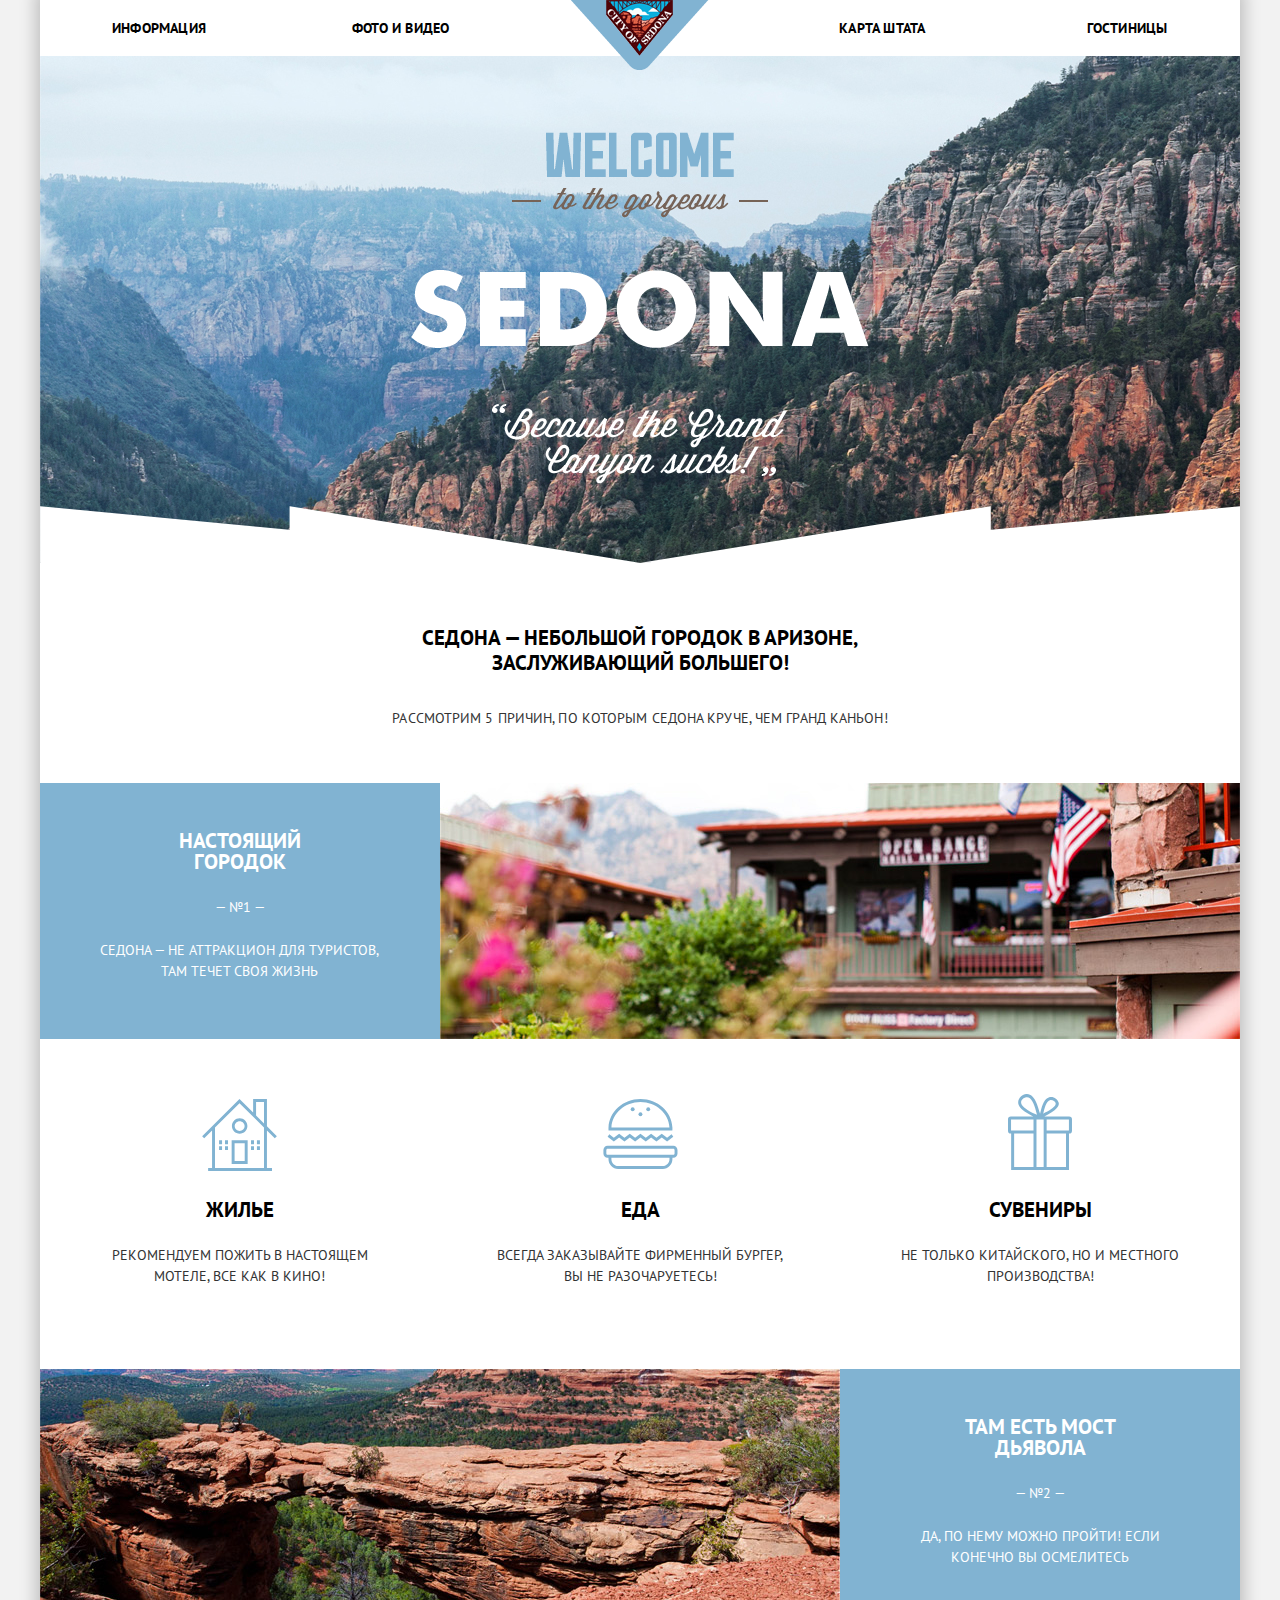
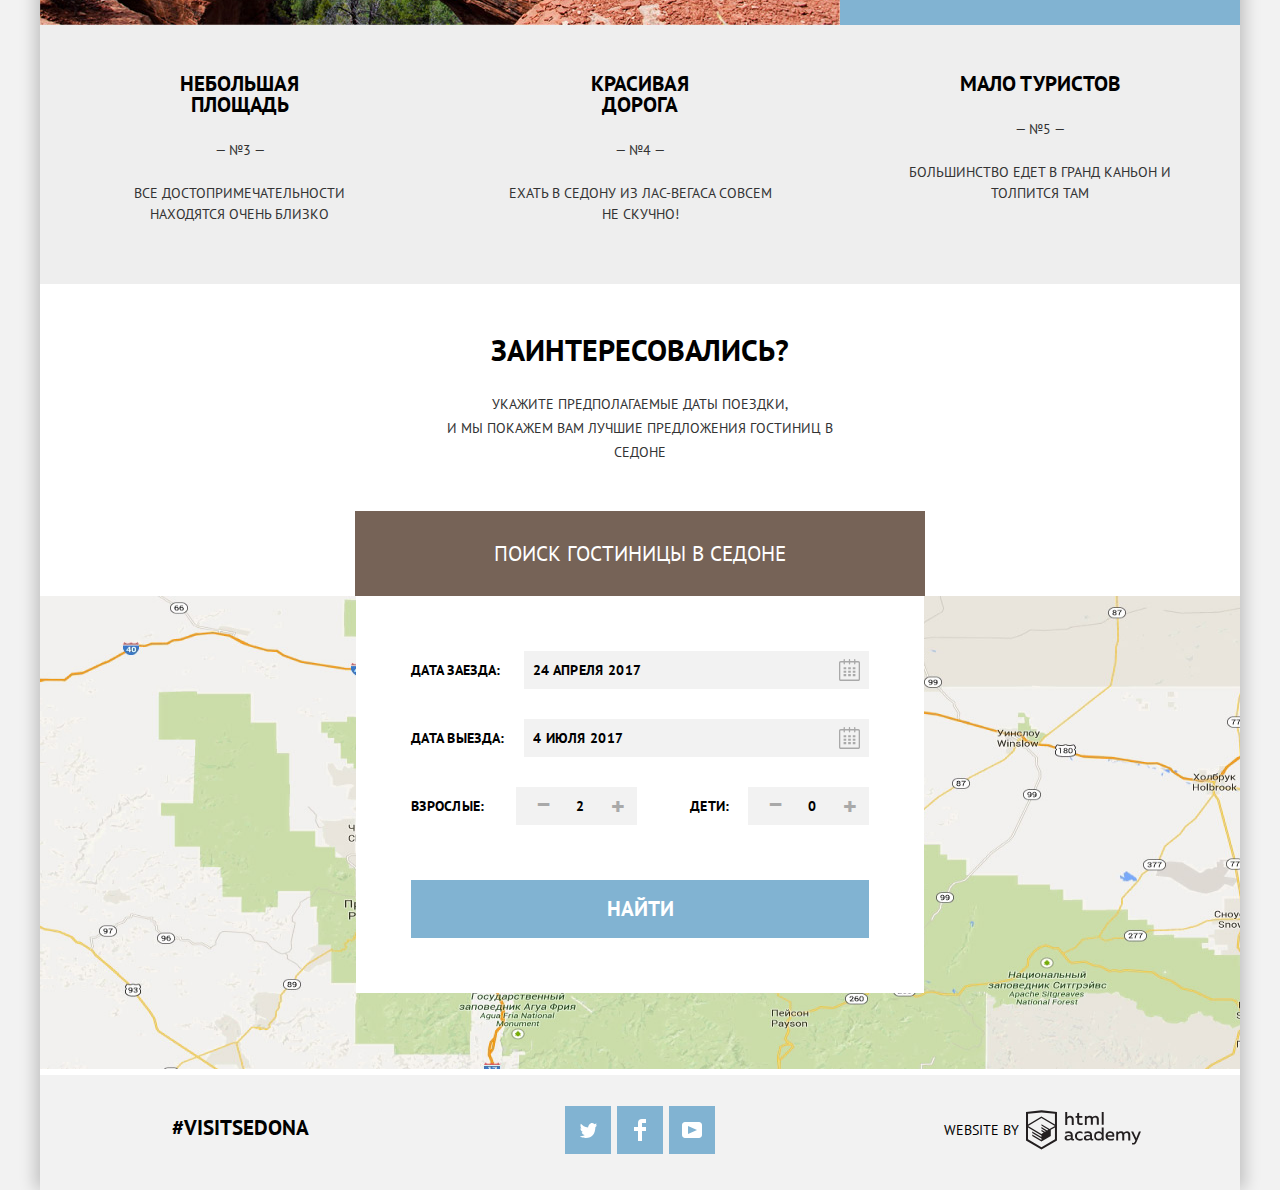
<file: index.html>
<!DOCTYPE html>
<html lang="ru">
  <head>
    <meta charset="utf-8">
    <link href="css/normalize.css" rel="stylesheet">
    <link href="https://fonts.googleapis.com/css?family=PT+Sans:400,700&amp;subset=cyrillic" rel="stylesheet">
    <link href="css/style-min.css" rel="stylesheet">
    <title>Седона</title>
  </head>
  <body>
    <div class="main-container">
      <header class="main-header">
        <nav class="main-header__nav">
          <ul class="nav__list">
            <li><a class="nav__list-link" href="#"><span class="visually-hidden">Информация</span>Информация</a></li>
            <li><a class="nav__list-link" href="#"><span class="visually-hidden">Фото и видео</span>Фото и видео</a></li>
            <li><a class="nav__list-link" href="#"><span class="visually-hidden">Карта штата</span>Карта штата</a></li>
            <li><a class="nav__list-link" href="catalog.html"><span class="visually-hidden">Гостиницы</span>Гостиницы</a></li>
          </ul>

          <a class="main-header__logo">
            <img src="img/logo.png" width="138" height="70" alt="City of Sedona">
          </a>
        </nav>
      </header>

      <main class="main-page">
        <section class="main-page__header-img">
          <img src="img/welcome.png" width="458" height="352" alt="welcome">
        </section>
        <div class="main-page__wrapper">
          <section class="main-page__header">
            <h2 class="header__title">Седона &mdash; небольшой городок в Аризоне, заслуживающий большего!</h2>
            <p class="header__discription">Рассмотрим 5 причин, по которым Седона круче, чем Гранд Каньон!</p>
          </section>
        </div>

        <section class="main-page__advantages">
          <h2 class="visually-hidden">Преимущества Седоны</h2>
          <ul class="advantages-list">
            <li class="advantage-item advantage-item__one">
              <div class="advantage-item__wrapper">
                <h3>Настоящий городок</h3>
                <span class="advantage-item__number-blue">— №1 —</span>
                <p>Седона — не аттракцион для туристов, там течет своя жизнь</p>
              </div>
              <div class="advantage-img__wrapper">
                <img src="img/realtown.jpg" width="800" height="256" alt="realtown">
              </div>
            </li>
            <li class="advantage-item">
              <ul class="advantage-advice">
                <li class="advantage-item advantage-item__home">
                  <img src="img/icon-1.svg" width="75" height="72" alt="home">
                  <h3>Жилье</h3>
                  <p>Рекомендуем пожить в настоящем мотеле, все как в кино!</p>
                </li>
                <li class="advantage-item advantage-item__food">
                  <img src="img/icon-3.svg" width="75" height="72" alt="food">
                  <h3>Еда</h3>
                  <p>Всегда заказывайте фирменный бургер, вы не разочаруетесь!</p>
                </li>
                <li class="advantage-item advantage-item__souvenirs">
                  <img src="img/icon-2.svg" width="75" height="72" alt="souvenirs">
                  <h3>Сувениры</h3>
                  <p>Не только китайского, но и местного производства!</p>
                </li>
              </ul>
            </li>
            <li class="advantage-item advantage-item__two">
              <div class="advantage-img__wrapper advantage-img__wrapper-left">
                <img src="img/devilbridge.jpg" width="800" height="256" alt="devilbridge">
              </div> 
              <div class="advantage-item__wrapper">
                <h3>Там есть мост Дьявола</h3>
                <span class="advantage-item__number-blue">— №2 —</span>
                <p>Да, по нему можно пройти! Если конечно вы осмелитесь</p>
              </div>
            </li>
            <li class="advantage-item advantage-item__next-numbers">
              <h3>Небольшая площадь</h3>
              <span class="advantage-item__number">— №3 —</span>
              <p>Все достопримеча&shy;тельности находятся очень близко</p>
            </li>
            <li class="advantage-item advantage-item__next-numbers">
              <h3>Красивая дорога</h3>
              <span class="advantage-item__number">— №4 —</span>
              <p>Ехать в Седону из Лас-Вегаса совсем не скучно!</p>
            </li>
            <li class="advantage-item advantage-item__next-numbers">
              <h3>Мало туристов</h3>
              <span class="advantage-item__number">— №5 —</span>
              <p>Большинство едет в Гранд Каньон и толпится там</p>
            </li>
          </ul>
        </section>

        <section class="main-page__find-hotels">
          <div class="find-hotels__wrapper">
            <h2 class="find-hotels__title">Заинтересовались?</h2>
            <p class="find-hotels__description">Укажите предполагаемые даты поездки, <br>и мы покажем Вам лучшие предложения гостиниц в Седоне</p>
            <button class="find-hotels__button"><span class="visually-hidden">Поиск гостиницы в седоне</span>поиск гостиницы в седоне</button>
          </div>

          <section class="popup">
            <form class="popup__form" action="https://echo.htmlacademy.ru" method="get">
              <div class="popup__group">
                <label class="popup__label" for="arrival">Дата заезда:</label>
                <input class="date__field" type="text" name="Дата заезда" id="arrival" placeholder="24 апреля 2017">
                <button class="calendar" type="button"><span class="visually-hidden">Календарь</span>
                  <svg xmlns="http://www.w3.org/2000/svg" width="21" height="22" viewBox="0 0 21 22"><path d="M19.251 2.025h-2.845V.648c0-.381-.294-.689-.656-.689-.363 0-.656.308-.656.689v1.377h-3.938V.648c0-.381-.294-.689-.655-.689-.363 0-.657.308-.657.689v1.377H5.906V.648c0-.381-.294-.689-.656-.689-.363 0-.657.308-.657.689v1.377H1.75C.784 2.025 0 2.847 0 3.862v16.302C0 21.179.784 22 1.75 22h17.501c.966 0 1.749-.821 1.749-1.836V3.862c0-1.015-.783-1.837-1.749-1.837zm.437 18.139a.448.448 0 0 1-.437.459H1.75a.45.45 0 0 1-.438-.459V3.862a.45.45 0 0 1 .438-.459h2.844v1.378c0 .381.294.689.657.689.362 0 .656-.308.656-.689V3.403h3.938v1.378c0 .381.294.689.657.689.361 0 .655-.308.655-.689V3.403h3.938v1.378c0 .381.293.689.656.689.362 0 .656-.308.656-.689V3.403h2.845c.241 0 .437.206.437.459v16.302z"/><path d="M4.594 8.225h2.625v2.066H4.594zM4.594 11.668h2.625v2.067H4.594zM4.594 15.112h2.625v2.066H4.594zM9.188 15.112h2.625v2.066H9.188zM9.188 11.668h2.625v2.067H9.188zM9.188 8.225h2.625v2.066H9.188zM13.781 15.112h2.625v2.066h-2.625zM13.781 11.668h2.625v2.067h-2.625zM13.781 8.225h2.625v2.066h-2.625z"/></svg>
                </button>
              </div>
              <div class="popup__group">
                <label class="popup__label" for="departure">Дата выезда:</label>
                <input class="date__field" type="text" name="Дата выезда" id="departure" placeholder="4 июля 2017">
                <button class="calendar" type="button"><span class="visually-hidden">Календарь</span>
                  <svg xmlns="http://www.w3.org/2000/svg" width="21" height="22" viewBox="0 0 21 22"><path d="M19.251 2.025h-2.845V.648c0-.381-.294-.689-.656-.689-.363 0-.656.308-.656.689v1.377h-3.938V.648c0-.381-.294-.689-.655-.689-.363 0-.657.308-.657.689v1.377H5.906V.648c0-.381-.294-.689-.656-.689-.363 0-.657.308-.657.689v1.377H1.75C.784 2.025 0 2.847 0 3.862v16.302C0 21.179.784 22 1.75 22h17.501c.966 0 1.749-.821 1.749-1.836V3.862c0-1.015-.783-1.837-1.749-1.837zm.437 18.139a.448.448 0 0 1-.437.459H1.75a.45.45 0 0 1-.438-.459V3.862a.45.45 0 0 1 .438-.459h2.844v1.378c0 .381.294.689.657.689.362 0 .656-.308.656-.689V3.403h3.938v1.378c0 .381.294.689.657.689.361 0 .655-.308.655-.689V3.403h3.938v1.378c0 .381.293.689.656.689.362 0 .656-.308.656-.689V3.403h2.845c.241 0 .437.206.437.459v16.302z"/><path d="M4.594 8.225h2.625v2.066H4.594zM4.594 11.668h2.625v2.067H4.594zM4.594 15.112h2.625v2.066H4.594zM9.188 15.112h2.625v2.066H9.188zM9.188 11.668h2.625v2.067H9.188zM9.188 8.225h2.625v2.066H9.188zM13.781 15.112h2.625v2.066h-2.625zM13.781 11.668h2.625v2.067h-2.625zM13.781 8.225h2.625v2.066h-2.625z"/></svg>
                </button>
              </div>

              <div class="popup__group  popup__group--quantity">
                <div class="popup__group-wrapper">
                  <label class="popup__label" for="adult">Взрослые:</label>
                  <div class="popup-number">
                    <button type="button" class="popup__toggle  popup__toggle--minus"><span class="visually-hidden">Убрать</span>
                      <span class="toggle--minus">&ndash;</span>
                    </button>
                    <input class="popup__field" type="text" name="adult" id="adult" placeholder="2">
                    <button type="button" class="popup__toggle  popup__toggle--plus"><span class="visually-hidden">Добавить</span>+</button>
                  </div>
                </div>

                <div class="popup__group-wrapper">
                  <label class="popup__label" for="children">Дети:</label>
                  <div class="popup-number">
                    <button type="button" class="popup__toggle  popup__toggle--minus"><span class="visually-hidden">Убрать</span>
                      <span class="toggle--minus">&ndash;</span>
                    </button>
                    <input class="popup__field" type="text" name="children" id="children" placeholder="0">
                    <button type="button" class="popup__toggle  popup__toggle--plus"><span class="visually-hidden">Добавить</span>+</button>
                  </div>  
                </div>
              </div>  
              <button type="submit" class="popup__btn"><span class="visually-hidden">Найти гостиницы</span>Найти</button>
            </form>
          </section>

          <p class="main-page__map">
            <span class="visually-hidden">Карта Седоны</span>
            <iframe src="https://www.google.com/maps/embed?pb=!1m18!1m12!1m3!1d3897.1196536906177!2d-111.76563962049929!3d34.77891368950413!2m3!1f0!2f0!3f0!3m2!1i1024!2i768!4f13.1!3m3!1m2!1s0x872da6073426256f%3A0x546d81ee09eb4f38!2z0JTQtdGB0LXRgNGCINCa0LLQtdC50Lsg0JjQvdC9INCh0LXQtNC-0L3QsA!5e0!3m2!1sru!2sru!4v1512199503560" width="1200" height="473" style="border:0" allowfullscreen></iframe>
            <img src="img/map.jpg" width="1200" height="473" alt="Карта гостиниц">
          </p>
        </section>
      </main>

      <footer class="main-footer">
        <div class="footer-wrapper">
          <div class="main-footer__hash">#VISITSEDONA</div>

          <div class="social">
            <ul class="social__list">
              <li class="social__item">
                <a href="#" class="social__link social__link--tw">
                  <span class="visually-hidden">twitter</span>
                  <svg xmlns="http://www.w3.org/2000/svg" xmlns:xlink="http://www.w3.org/1999/xlink" width="17" height="15" viewBox="0 0 17 15"><path d="M10.95.144c1.685-.496 2.984.27 3.577 1.179.673-.231 1.331-.481 2.011-.708a2.345 2.345 0 0 1-.857 1.768c.685.17 1.304-.491 1.304-.491-.169 1-1.006 1.788-1.563 2.024-.231 6.75-3.175 11.217-10.077 11.082h-.446c-.41 0-4.164-.46-4.898-1.887 2.271.196 3.893-.422 4.693-1.177-.96-.3-2.679-.477-2.979-2.95.349.106.564.228 1.19.119C1.705 8.247.374 7.53.448 5.33c.285.328 1.067.536 1.34.472C1.085 5.561-.182 2.442.894.85c1.818 1.854 3.735 3.606 7.152 3.773C8.254 2.33 9.183.793 10.95.144z"/></svg>
                </a>
              </li>
              <li class="social__item">
                <a href="#" class="social__link social__link--fb">
                  <span class="visually-hidden">facebook</span>
                  <svg xmlns="http://www.w3.org/2000/svg" width="12" height="22" viewBox="0 0 12 22"><path d="M12 4V0H8a4 4 0 0 0-4 4v4H0v4h4v10h4V12h4V8H8V4h4z"/></svg>
                </a>
              </li>
              <li class="social__item">
                <a href="#" class="social__link social__link--yt">
                  <span class="visually-hidden">youtube</span>
                  <svg xmlns="http://www.w3.org/2000/svg" xmlns:xlink="http://www.w3.org/1999/xlink" width="20" height="16" viewBox="0 0 20 16"><path d="M17 0H3C1.35 0 0 1.35 0 3v10c0 1.65 1.35 3 3 3h14c1.65 0 3-1.35 3-3V3c0-1.65-1.35-3-3-3zM6.027 11.998V4.002L15.014 8l-8.987 3.998z"/></svg>
                </a>
              </li>
            </ul>
          </div>

          <div class="copyright">
            <p class="copyright-text">website by</p>
            <a href="https://htmlacademy.ru/intensive/htmlcss">
              <span class="visually-hidden">htmlacademy</span>
              <svg class="htmlacademy-logo" data-name="htmlacademy" xmlns="http://www.w3.org/2000/svg" viewBox="0 0 108.08 36.85"><title>logo-htmlacademy-small1</title><path d="M44.61,26.88a2,2,0,0,0,.55-0.1v1.33a3.25,3.25,0,0,1-1.18.21,1.67,1.67,0,0,1-1.67-1,4.84,4.84,0,0,1-3.14,1.08c-1.51,0-2.91-.83-2.91-2.55,0-2.13,2-2.79,3.71-2.79a11.08,11.08,0,0,1,2.17.25v-0.3c0-1-.76-1.77-2.19-1.77a7.42,7.42,0,0,0-3,.64v-1.7a10.21,10.21,0,0,1,3.19-.55c2.36,0,3.81,1.12,3.81,3.65v3a0.54,0.54,0,0,0,.49.59h0.17Zm-6.44-1.13A1.35,1.35,0,0,0,39.63,27h0.11a3.39,3.39,0,0,0,2.41-1V24.58a9.72,9.72,0,0,0-1.81-.21c-1,0-2.16.33-2.16,1.38h0Zm12.36-6.11a5,5,0,0,1,2.57.64V22a4.08,4.08,0,0,0-2.3-.7,2.75,2.75,0,1,0,0,5.49,5,5,0,0,0,2.43-.64v1.71a6.27,6.27,0,0,1-2.76.57A4.21,4.21,0,0,1,46,24.51q0-.21,0-0.41a4.32,4.32,0,0,1,4.18-4.46h0.38Zm12.17,7.24a2,2,0,0,0,.55-0.1v1.33a3.25,3.25,0,0,1-1.18.21,1.67,1.67,0,0,1-1.67-1,4.84,4.84,0,0,1-3.14,1.08c-1.51,0-2.91-.83-2.91-2.55,0-2.13,2-2.79,3.71-2.79a11.08,11.08,0,0,1,2.17.25v-0.3c0-1-.76-1.77-2.19-1.77a7.42,7.42,0,0,0-3,.64v-1.7a10.21,10.21,0,0,1,3.19-.55c2.36,0,3.81,1.12,3.81,3.65v3a0.54,0.54,0,0,0,.49.59h0.17Zm-6.44-1.13A1.35,1.35,0,0,0,57.73,27h0.11a3.39,3.39,0,0,0,2.41-1V24.58a9.72,9.72,0,0,0-1.81-.21c-1.06,0-2.16.33-2.16,1.38h0ZM73,16V28.2H71.35V26.88a3.88,3.88,0,0,1-3.19,1.54,4.4,4.4,0,0,1,0-8.78,3.81,3.81,0,0,1,3,1.3V16H73Zm-4.53,5.22a2.76,2.76,0,1,0,0,5.52A2.86,2.86,0,0,0,71.15,25V23A2.91,2.91,0,0,0,68.49,21.27ZM79,19.64c3.31,0,4.46,2.68,3.92,5.09H76.7c0.21,1.5,1.67,2.11,3.19,2.11a6.11,6.11,0,0,0,2.64-.59v1.6a7.14,7.14,0,0,1-3,.57C77,28.42,74.78,27,74.78,24a4.18,4.18,0,0,1,4-4.39H79Zm0.09,1.54a2.28,2.28,0,0,0-2.44,2.1v0.06H81.3A2,2,0,0,0,79.13,21.18Zm5.73,7V19.87h1.65v1a3.81,3.81,0,0,1,2.78-1.27A2.86,2.86,0,0,1,91.89,21a4.12,4.12,0,0,1,2.91-1.33A3.06,3.06,0,0,1,98,23V28.2h-1.9V23.05a1.59,1.59,0,0,0-1.42-1.75H94.42a2.8,2.8,0,0,0-2.07,1.12V28.2h-1.9V23.05A1.59,1.59,0,0,0,89,21.31H88.8a3,3,0,0,0-2.21,1.29v5.63H84.86Zm21.31-8.33h1.9l-3.91,9.46c-0.9,2.17-2.09,2.86-3.35,2.86a4.76,4.76,0,0,1-1.1-.14V30.46a2.86,2.86,0,0,0,.85.12c0.9,0,1.58-.64,2.07-1.9l0.17-.42-4-8.4h2l2.86,6.29ZM38.73,1.46V6.22a3.81,3.81,0,0,1,2.7-1.14,3.25,3.25,0,0,1,3.44,3.4v5.15H43V8.72a1.81,1.81,0,0,0-1.61-2h-0.3a2.93,2.93,0,0,0-2.32,1.39v5.52h-1.9V1.46h1.9ZM49.94,2.31v3h3V6.91h-3v3.81c0,1.1.5,1.46,1.58,1.46a4.49,4.49,0,0,0,1.69-.33v1.6A6.8,6.8,0,0,1,51,13.8a2.55,2.55,0,0,1-2.86-2.74V6.89H46.58V5.26h1.5V2.74Zm5.4,11.31V5.28H57v1A3.81,3.81,0,0,1,59.77,5a2.86,2.86,0,0,1,2.6,1.33A4.12,4.12,0,0,1,65.28,5,3.06,3.06,0,0,1,68.44,8.4v5.21h-1.9V8.46a1.59,1.59,0,0,0-1.42-1.75H64.89a2.8,2.8,0,0,0-2.07,1.12v5.78h-1.9V8.46A1.59,1.59,0,0,0,59.5,6.71H59.27A3,3,0,0,0,57.06,8v5.63H55.34ZM71.17,1.45H73V13.6H71.17V1.45ZM14.71,0H14.55L0,1.54V28.21l14.55,8.66,14.55-8.66V1.54Zm12.5,27.1L14.55,34.64,1.9,27.12V16.18l12.59,7.5V25L5.86,19.9v1.31l8.68,5.21v1.39L5.87,22.65V24l8.68,5.21,8.75-5.24V18.31L27.2,16V27.12Zm0-12.53-3.48,2-1.6,1L14.51,13v1.31L21,18.23H21l-0.14.09-1,.54-5.37-3.2V17l4.24,2.52-1,.67-3.2-1.9v1.31l2.1,1.24L14.5,22.1,2,14.65,14.51,7.11Zm0-1.32L14.49,5.76,1.91,13.25v-10L14.56,1.92,27.21,3.25v10h0Z" transform="translate(0 -0.02)"/></svg>
            </a>
          </div>
        </div>
      </footer>
    </div>
    <script src="js/script-min.js"></script>
  </body>
</html>
</file>
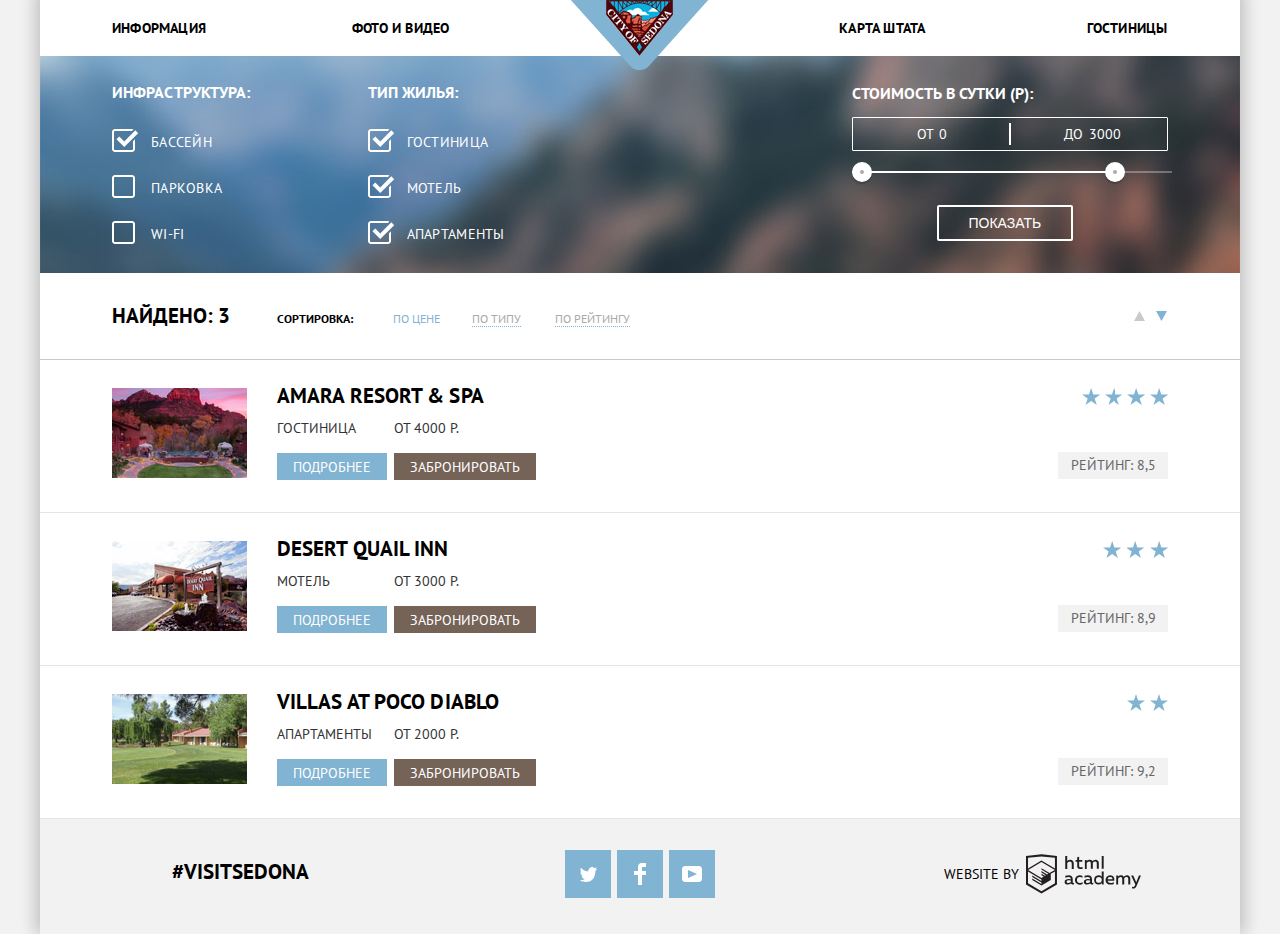
<file: catalog.html>
<!DOCTYPE html>
<html lang="ru">
  <head>
    <meta charset="utf-8">
    <link rel="stylesheet" href="css/normalize.css">
    <link href="https://fonts.googleapis.com/css?family=PT+Sans:400,700&amp;subset=cyrillic" rel="stylesheet">
    <link rel="stylesheet" href="css/style-min.css">
    <title>Гостиницы в Седоне</title>
  </head>
  <body>
    <div class="main-container">
      <header class="main-header">
        <nav class="main-header__nav">
          <ul class="nav__list">
            <li><a class="nav__list-link" href="#">Информация</a></li>
            <li><a class="nav__list-link" href="#">Фото и видео</a></li>
            <li><a class="nav__list-link" href="#">Карта штата</a></li>
            <li><a class="nav__list-link" href="catalog.html">Гостиницы</a></li>
          </ul>
          <a href="index.html" class="main-header__logo">
            <span class="visually-hidden">Переход на главную страницу</span>
            <img src="img/logo.png" width="138" height="70" alt="City of Sedona">
          </a>
        </nav>
      </header>

      <main class="main-page__hotels">
        <form action="https://echo.htmlacademy.ru" method="get" class="main-page__form">
          <fieldset class="filters__column-one">
            <legend class="filters__title">Инфраструктура:</legend>
            <ul class="filters__list">
              <li class="filters__item">
                <label class="item__label">
                  <input class="item__checkbox" type="checkbox" checked name="infrastructure" value="pool">
                  <span class="checkbox__text">Бассейн</span>
                </label>
              </li>
              <li class="filters__item">
                <label class="item__label">
                  <input class="item__checkbox" type="checkbox" name="infrastructure" value="parking">
                  <span class="checkbox__text">Парковка</span>
                </label>
              </li>
              <li class="filters__item">
                <label class="item__label">
                  <input class="item__checkbox" type="checkbox" name="infrastructure" value="Wi-fi">
                  <span class="checkbox__text">Wi-Fi</span>
                </label>
              </li>
            </ul>
          </fieldset>

          <fieldset class="filters__column-two">
            <legend class="filters__title">Тип жилья:</legend>
            <ul class="filters__list">
              <li class="filters__item">
                <label class="item__label">
                  <input class="item__checkbox" type="checkbox" checked name="houseroom" value="hotel">
                  <span class="checkbox__text">Гостиница</span>
                </label>
              </li>
              <li class="filters__item">
                <label class="item__label">
                  <input class="item__checkbox" type="checkbox" checked name="houseroom" value="motel">
                  <span class="checkbox__text">Мотель</span>
                </label>
              </li>
              <li class="filters__item">
                <label class="item__label">
                  <input class="item__checkbox" type="checkbox" checked name="houseroom" value="apartments">
                  <span class="checkbox__text">Апартаменты</span>
                </label>
              </li>
            </ul>
          </fieldset>

          <fieldset class="filters__column-three">
            <div class="filter-range">
              <div class="filter-range-title">Стоимость в сутки (р):</div>
              <div class="price-controls">
                <label class="min-price">от <input type="text" name="min-price" value="0"></label>
                <label class="max-price">до <input type="text" name="max-price" value="3000"></label>
              </div>
              <div class="range-controls">
                <div class="scale">
                  <div class="bar"></div>
                </div>
                <div class="range-toggle range-toggle-min"></div>
                <div class="range-toggle range-toggle-max"></div>
              </div>
              <button class="btn-transparent" type="submit">Показать</button>
            </div>
          </fieldset>
        </form>

        <section class="main-page__search">
          <h3>Найдено: 3</h3>
          <div class="search__results-center">
            <span class="sort__item-title">Сортировка:</span>
            <ul class="results-center__sort">
              <li class="sort__item"><a class="sort__item-active">По цене</a></li>
              <li class="sort__item"><a class="sort__item-noactive" href="#">По типу</a></li>
              <li class="sort__item"><a class="sort__item-noactive" href="#">По рейтингу</a></li>
            </ul>
          </div>
          <div class="search__results-right">
            <a href="#" class="results-right__up">
              <span class="visually-hidden">Вверх</span>
              <svg class="right__up-img" xmlns="http://www.w3.org/2000/svg" width="11" height="10" viewBox="0 0 11 10"><path d="M5.5 0L0 10h11z"/></svg>
            </a>
            <a href="#" class="results-right__down results-right__down-active">
              <span class="visually-hidden">Вниз</span>
              <svg class="right__down-img" xmlns="http://www.w3.org/2000/svg" width="11" height="10" viewBox="0 0 11 10"><path d="M5.5 10L0 0h11"/></svg>
            </a>
          </div>
        </section>

        <section class="hotels">
          <h2 class="visually-hidden">Hotels</h2>
          <article class="hotel">
            <div class="hotel-wrapper">
              <a class="hotel__link" href="#">
                <span class="visually-hidden">Гостиница Amara Resort & Spa</span>
                <img class="hotel__image" src="img/amara-resort.jpg" alt="hotel__picture" width="135" height="90">
              </a>
              <div class="hotel__content">
                <div class="hotel__header">
                  <a href="#" class="link-title">Amara Resort & Spa</a>
                </div>
                <div class="content__btn content__btn-left">
                  <p class="type type-left">Гостиница</p>
                  <a class="btn__more-info" href="#">Подробнее</a>
                </div>
                <div class="content__btn">
                  <p class="price">От 4000 Р.</p>
                  <a href="#" class="btn__book-it">Забронировать</a>
                </div>
              </div>
            </div>
            <div class="hotel__right-wrapper">
              <div class="icon-star four-stars">
                <span class="visually-hidden">4 звезды</span>
              </div>
              <div class="rating">
                <p class="rating-nubmers">Рейтинг: 8,5</p>
              </div>
            </div>
          </article>
          
          <article class="hotel">
            <div class="hotel-wrapper">
              <a class="hotel__link" href="#">
                <span class="visually-hidden">Мотель Desert Quail Inn</span>
                <img src="img/desert-quail.jpg" alt="hotel__picture" width="135" height="90">
              </a>
              <div class="hotel__content">
                <div class="hotel__header">
                  <a href="#" class="link-title">Desert Quail Inn</a>
                </div>
                <div class="content__btn content__btn-left">
                  <p class="type type-left">Мотель</p>
                  <a class="btn__more-info" href="#">Подробнее</a>
                </div>
                <div class="content__btn">
                  <p class="price">От 3000 Р.</p>
                  <a href="#" class="btn__book-it">Забронировать</a>
                </div>
              </div>
            </div>
            <div class="hotel__right-wrapper">
              <div class="icon-star three-stars">
                <span class="visually-hidden">3 звезды</span>
              </div>
              <div class="rating">
                <p class="rating-nubmers">Рейтинг: 8,9</p>
              </div>
            </div>
          </article>

          <article class="hotel">
            <div class="hotel-wrapper">
              <a class="hotel__link" href="#">
                <span class="visually-hidden">Апартаменты Villas at Poco Diablo</span>
                <img src="img/villas-at-poco.jpg" alt="hotel__picture" width="135" height="90">
              </a>
              <div class="hotel__content">
                <div class="hotel__header">
                  <a href="#" class="link-title">Villas at Poco Diablo</a>
                </div>
                <div class="content__btn content__btn-left">
                  <p class="type type-left">Апартаменты</p>
                  <a class="btn__more-info" href="#">Подробнее</a>
                </div>
                <div class="content__btn">
                  <p class="price">От 2000 Р.</p>
                  <a href="#" class="btn__book-it">Забронировать</a>
                </div>
              </div>
            </div>
            <div class="hotel__right-wrapper">
              <div class="icon-star two-stars">
                <span class="visually-hidden">2 звезды</span>
              </div>
              <div class="rating">
                <p class="rating-nubmers">Рейтинг: 9,2</p>
              </div>
            </div>
          </article>
        </section>
      </main> 

      <footer class="main-footer">
        <div class="footer-wrapper">
          <div class="main-footer__hash">#VISITSEDONA</div>

          <div class="social">
            <ul class="social__list">
              <li class="social__item">
                <a href="#" class="social__link social__link--tw">
                  <span class="visually-hidden">twitter</span>
                  <svg xmlns="http://www.w3.org/2000/svg" xmlns:xlink="http://www.w3.org/1999/xlink" width="17" height="15" viewBox="0 0 17 15"><path fill="#FFF" d="M10.95.144c1.685-.496 2.984.27 3.577 1.179.673-.231 1.331-.481 2.011-.708a2.345 2.345 0 0 1-.857 1.768c.685.17 1.304-.491 1.304-.491-.169 1-1.006 1.788-1.563 2.024-.231 6.75-3.175 11.217-10.077 11.082h-.446c-.41 0-4.164-.46-4.898-1.887 2.271.196 3.893-.422 4.693-1.177-.96-.3-2.679-.477-2.979-2.95.349.106.564.228 1.19.119C1.705 8.247.374 7.53.448 5.33c.285.328 1.067.536 1.34.472C1.085 5.561-.182 2.442.894.85c1.818 1.854 3.735 3.606 7.152 3.773C8.254 2.33 9.183.793 10.95.144z"/></svg>
                </a>
              </li>
              <li class="social__item">
                <a href="#" class="social__link social__link--fb">
                  <span class="visually-hidden">facebook</span>
                  <svg xmlns="http://www.w3.org/2000/svg" width="12" height="22" viewBox="0 0 12 22"><path fill="#FFF" d="M12 4V0H8a4 4 0 0 0-4 4v4H0v4h4v10h4V12h4V8H8V4h4z"/></svg>
                </a>
              </li>
              <li class="social__item">
                <a href="#" class="social__link social__link--yt">
                  <span class="visually-hidden">youtube</span>
                  <svg xmlns="http://www.w3.org/2000/svg" xmlns:xlink="http://www.w3.org/1999/xlink" width="20" height="16" viewBox="0 0 20 16"><path fill="#FFF" d="M17 0H3C1.35 0 0 1.35 0 3v10c0 1.65 1.35 3 3 3h14c1.65 0 3-1.35 3-3V3c0-1.65-1.35-3-3-3zM6.027 11.998V4.002L15.014 8l-8.987 3.998z"/></svg>
                </a>
              </li>
            </ul>
          </div>

          <div class="copyright">
            <p class="copyright-text">website by</p>
            <a href="https://htmlacademy.ru/intensive/htmlcss">
              <span class="visually-hidden">htmlacademy</span>
              <svg class="htmlacademy-logo" data-name="htmlacademy" xmlns="http://www.w3.org/2000/svg" viewBox="0 0 108.08 36.85"><title>logo-htmlacademy-small1</title><path d="M44.61,26.88a2,2,0,0,0,.55-0.1v1.33a3.25,3.25,0,0,1-1.18.21,1.67,1.67,0,0,1-1.67-1,4.84,4.84,0,0,1-3.14,1.08c-1.51,0-2.91-.83-2.91-2.55,0-2.13,2-2.79,3.71-2.79a11.08,11.08,0,0,1,2.17.25v-0.3c0-1-.76-1.77-2.19-1.77a7.42,7.42,0,0,0-3,.64v-1.7a10.21,10.21,0,0,1,3.19-.55c2.36,0,3.81,1.12,3.81,3.65v3a0.54,0.54,0,0,0,.49.59h0.17Zm-6.44-1.13A1.35,1.35,0,0,0,39.63,27h0.11a3.39,3.39,0,0,0,2.41-1V24.58a9.72,9.72,0,0,0-1.81-.21c-1,0-2.16.33-2.16,1.38h0Zm12.36-6.11a5,5,0,0,1,2.57.64V22a4.08,4.08,0,0,0-2.3-.7,2.75,2.75,0,1,0,0,5.49,5,5,0,0,0,2.43-.64v1.71a6.27,6.27,0,0,1-2.76.57A4.21,4.21,0,0,1,46,24.51q0-.21,0-0.41a4.32,4.32,0,0,1,4.18-4.46h0.38Zm12.17,7.24a2,2,0,0,0,.55-0.1v1.33a3.25,3.25,0,0,1-1.18.21,1.67,1.67,0,0,1-1.67-1,4.84,4.84,0,0,1-3.14,1.08c-1.51,0-2.91-.83-2.91-2.55,0-2.13,2-2.79,3.71-2.79a11.08,11.08,0,0,1,2.17.25v-0.3c0-1-.76-1.77-2.19-1.77a7.42,7.42,0,0,0-3,.64v-1.7a10.21,10.21,0,0,1,3.19-.55c2.36,0,3.81,1.12,3.81,3.65v3a0.54,0.54,0,0,0,.49.59h0.17Zm-6.44-1.13A1.35,1.35,0,0,0,57.73,27h0.11a3.39,3.39,0,0,0,2.41-1V24.58a9.72,9.72,0,0,0-1.81-.21c-1.06,0-2.16.33-2.16,1.38h0ZM73,16V28.2H71.35V26.88a3.88,3.88,0,0,1-3.19,1.54,4.4,4.4,0,0,1,0-8.78,3.81,3.81,0,0,1,3,1.3V16H73Zm-4.53,5.22a2.76,2.76,0,1,0,0,5.52A2.86,2.86,0,0,0,71.15,25V23A2.91,2.91,0,0,0,68.49,21.27ZM79,19.64c3.31,0,4.46,2.68,3.92,5.09H76.7c0.21,1.5,1.67,2.11,3.19,2.11a6.11,6.11,0,0,0,2.64-.59v1.6a7.14,7.14,0,0,1-3,.57C77,28.42,74.78,27,74.78,24a4.18,4.18,0,0,1,4-4.39H79Zm0.09,1.54a2.28,2.28,0,0,0-2.44,2.1v0.06H81.3A2,2,0,0,0,79.13,21.18Zm5.73,7V19.87h1.65v1a3.81,3.81,0,0,1,2.78-1.27A2.86,2.86,0,0,1,91.89,21a4.12,4.12,0,0,1,2.91-1.33A3.06,3.06,0,0,1,98,23V28.2h-1.9V23.05a1.59,1.59,0,0,0-1.42-1.75H94.42a2.8,2.8,0,0,0-2.07,1.12V28.2h-1.9V23.05A1.59,1.59,0,0,0,89,21.31H88.8a3,3,0,0,0-2.21,1.29v5.63H84.86Zm21.31-8.33h1.9l-3.91,9.46c-0.9,2.17-2.09,2.86-3.35,2.86a4.76,4.76,0,0,1-1.1-.14V30.46a2.86,2.86,0,0,0,.85.12c0.9,0,1.58-.64,2.07-1.9l0.17-.42-4-8.4h2l2.86,6.29ZM38.73,1.46V6.22a3.81,3.81,0,0,1,2.7-1.14,3.25,3.25,0,0,1,3.44,3.4v5.15H43V8.72a1.81,1.81,0,0,0-1.61-2h-0.3a2.93,2.93,0,0,0-2.32,1.39v5.52h-1.9V1.46h1.9ZM49.94,2.31v3h3V6.91h-3v3.81c0,1.1.5,1.46,1.58,1.46a4.49,4.49,0,0,0,1.69-.33v1.6A6.8,6.8,0,0,1,51,13.8a2.55,2.55,0,0,1-2.86-2.74V6.89H46.58V5.26h1.5V2.74Zm5.4,11.31V5.28H57v1A3.81,3.81,0,0,1,59.77,5a2.86,2.86,0,0,1,2.6,1.33A4.12,4.12,0,0,1,65.28,5,3.06,3.06,0,0,1,68.44,8.4v5.21h-1.9V8.46a1.59,1.59,0,0,0-1.42-1.75H64.89a2.8,2.8,0,0,0-2.07,1.12v5.78h-1.9V8.46A1.59,1.59,0,0,0,59.5,6.71H59.27A3,3,0,0,0,57.06,8v5.63H55.34ZM71.17,1.45H73V13.6H71.17V1.45ZM14.71,0H14.55L0,1.54V28.21l14.55,8.66,14.55-8.66V1.54Zm12.5,27.1L14.55,34.64,1.9,27.12V16.18l12.59,7.5V25L5.86,19.9v1.31l8.68,5.21v1.39L5.87,22.65V24l8.68,5.21,8.75-5.24V18.31L27.2,16V27.12Zm0-12.53-3.48,2-1.6,1L14.51,13v1.31L21,18.23H21l-0.14.09-1,.54-5.37-3.2V17l4.24,2.52-1,.67-3.2-1.9v1.31l2.1,1.24L14.5,22.1,2,14.65,14.51,7.11Zm0-1.32L14.49,5.76,1.91,13.25v-10L14.56,1.92,27.21,3.25v10h0Z" transform="translate(0 -0.02)" fill="#231f20"/></svg>
            </a>
          </div>
        </div>
      </footer>
    </div>
  </body>
</html>
</file>
<file: css/style-min.css>
@-webkit-keyframes formAppearance{0%{opacity:0;-webkit-transform:translateX(-2000px);transform:translateX(-2000px)}40%{opacity:.3;-webkit-transform:translateX(100px);transform:translateX(100px)}70%{opacity:.7;-webkit-transform:translateX(-50px);transform:translateX(-50px)}to{opacity:1;-webkit-transform:translateX(0);transform:translateX(0)}}@keyframes formAppearance{0%{opacity:0;-webkit-transform:translateX(-2000px);transform:translateX(-2000px)}40%{opacity:.3;-webkit-transform:translateX(100px);transform:translateX(100px)}70%{opacity:.7;-webkit-transform:translateX(-50px);transform:translateX(-50px)}to{opacity:1;-webkit-transform:translateX(0);transform:translateX(0)}}@-webkit-keyframes shake{0%,to{-webkit-transform:translateX(0);transform:translateX(0)}10%,30%,50%,70%,90%{-webkit-transform:translateX(-10px);transform:translateX(-10px)}20%,40%,60%,80%{-webkit-transform:translateX(10px);transform:translateX(10px)}}@keyframes shake{0%,to{-webkit-transform:translateX(0);transform:translateX(0)}10%,30%,50%,70%,90%{-webkit-transform:translateX(-10px);transform:translateX(-10px)}20%,40%,60%,80%{-webkit-transform:translateX(10px);transform:translateX(10px)}}.nav__list a,body{font-family:'PT Sans','Arial',sans-serif;font-size:14px;font-weight:700;color:#000}body{margin:0;padding:0;min-width:1200px;text-transform:uppercase;background-color:#f2f2f2;line-height:21px}a{text-decoration:none}.nav__list a{line-height:26px}.visually-hidden:not(:focus):not(:active),input[type=checkbox].visually-hidden,input[type=radio].visually-hidden{position:absolute;width:1px;height:1px;margin:-1px;border:0;padding:0;overflow:hidden}.main-container{-webkit-box-shadow:0 -5px 15px 5px rgba(0,1,1,.2);box-shadow:0 -5px 15px 5px rgba(0,1,1,.2)}.main-container,header{min-width:768px;max-width:1200px;margin:0 auto}.main-header__nav{min-height:56px;line-height:26px;font-weight:700;color:#000;background-color:#fff}.main-header__logo{display:block;position:absolute;top:0;left:calc(50% - 69px);z-index:5}.main-header__welcome{width:1200px;height:508px;position:relative}.welcome__image{position:absolute;top:72px;left:371px;width:458px;height:352px;margin-right:auto;margin-left:auto}.main-header__nav,.nav__list{display:-webkit-box;display:-ms-flexbox;display:flex;margin:0}.main-header__nav{position:relative;padding:0 6%}.nav__list{width:100%;padding:0;list-style:none;-ms-flex-wrap:wrap;flex-wrap:wrap}.nav__list li{width:240px;padding:15px 0}.nav__list li:nth-child(4n+1){margin-left:px;text-align:left}.nav__list li:nth-child(4n+2){text-align:left}.nav__list li:nth-child(4n+3),.nav__list li:nth-child(4n+4){text-align:right}.nav__list li:nth-child(4n+2){margin-right:8%}.nav__list li:nth-child(4n+3){margin-left:9px}.nav__list li:nth-child(4n+4){margin-left:2px}.nav__list-link{font:inherit;text-decoration:none;letter-spacing:.2px;color:inherit}.nav__list a:hover{color:#81b3d2}.nav__list a:focus{color:#766357}.nav__list a:active{color:#9f9f9f}.main-page__header-img{width:100%;text-align:center;padding:76px 0 73px;position:relative;background-image:url(../img/background-photo.jpg);background-repeat:no-repeat;background-color:#2a404e;z-index:1;background-position-x:50%;background-position-y:-58px}.main-page__header-img::before{content:'';position:absolute;bottom:0;left:50%;-webkit-transform:translateX(-50%);-ms-transform:translateX(-50%);transform:translateX(-50%);width:100%;height:57px;background-image:url(../img/figure.png);background-repeat:no-repeat;background-position:center bottom;background-size:contain}.main-page__header{width:500px;margin:0 auto;padding:45px 20px 38px;text-align:center}.main-page__wrapper{background-color:#fff}.header__title{font-size:21px;line-height:25px;margin-bottom:30px}.header__discription{padding:0;font-family:'PT Sans','Arial',sans-serif;font-size:14px;line-height:26px;color:#333;font-weight:400;letter-spacing:.1px;margin:0 auto 14px}.advantage-advice,.advantages-list{display:-webkit-box;display:-ms-flexbox;display:flex;-webkit-box-pack:justify;-ms-flex-pack:justify;justify-content:space-between;width:1200px;margin:0 auto;padding:0;list-style:none}.advantages-list{-ms-flex-wrap:wrap;flex-wrap:wrap;background-color:#eee}.advantage-advice{background-color:#fff}.advantage-item{width:33.3%;min-height:256px;text-align:center}.advantage-item__one,.advantage-item__two{display:-webkit-box;display:-ms-flexbox;display:flex;-webkit-box-pack:justify;-ms-flex-pack:justify;justify-content:space-between}.advantage-item__wrapper{width:33.3%;padding-top:2px;text-align:center;line-height:21px}.advantage-item__wrapper h3{font-size:21px;line-height:21px;font-weight:700;display:inline-block;width:151px;margin-bottom:26px}.advantage-item__wrapper p{display:inline-block;padding:0;margin:0;font-family:'PT Sans','Arial',sans-serif;font-size:14px;line-height:21px}.advantage-img__wrapper{width:800px;height:256px;background-color:#a5795f;background-repeat:no-repeat;background-position:50% 50%}.advantage-item:first-child{-webkit-box-ordinal-group:0;-ms-flex-order:-1;order:-1;width:1200px}.advantage-item:nth-child(2){width:1200px}.advantage-item:nth-child(3){-webkit-box-ordinal-group:3;-ms-flex-order:2;order:2;width:1200px}.advantage-item:nth-child(4){-webkit-box-ordinal-group:4;-ms-flex-order:3;order:3}.advantage-item:nth-child(5){-webkit-box-ordinal-group:5;-ms-flex-order:4;order:4}.advantage-item:nth-child(6){-webkit-box-ordinal-group:6;-ms-flex-order:5;order:5}.advantage-item h3{margin:45px auto 25px;padding:0;max-width:160px;font-style:normal;font-weight:700;font-size:21px;line-height:21px;color:#000}.advantage-item__one,.advantage-item__one h3,.advantage-item__two,.advantage-item__two h3{color:#fff}.advantage-item__number,.advantage-item__number-blue{display:block;padding-bottom:22px;font-size:14px;line-height:21px;color:#333;font-weight:400}.advantage-item__number-blue{color:#fff}.advantage-item p{font-family:'PT Sans','Arial',sans-serif;font-size:14px;line-height:21px;margin:0 auto 20px;padding:2px auto 0;max-width:286px;letter-spacing:normal;color:#333;font-weight:400}.advantage-item__wrapper p{color:#fff;max-width:305px;font-weight:400}.advantage-item__next-numbers p{width:68%;padding-bottom:28px;margin:0 16% 0 auto;line-height:21px}.advantage-item__one,.advantage-item__two{background-color:#81b3d2}.advantage-item__two{margin-bottom:3px}.advantage-advice .advantage-item{width:33.3%;min-height:330px;background-color:#fff}.advantage-advice .advantage-item h3{margin-top:0}.advantage-item__food img,.advantage-item__home img,.advantage-item__souvenirs img{display:block;margin:60px auto 28px;width:75px;height:72px;background-size:contain;background-repeat:no-repeat}.advantage-item__food img,.advantage-item__souvenirs img{margin:60px auto 30px;height:70px}.advantage-item__souvenirs img{margin:55px auto 29px;width:64px;height:76px}.find-hotels,.find-hotels__wrapper{margin:0;padding:0;position:relative}.find-hotels__wrapper{width:100%;padding:48px 0 0;z-index:2;text-align:center;background-color:#fff}.find-hotels__title{margin:0;padding:0;font-size:30px;line-height:36px;font-weight:700;color:#000}.find-hotels__description{margin:24px auto 47px;padding:0;width:440px;line-height:24px;font-size:14px;color:#333;font-weight:400}.find-hotels__button,.popup{display:block;line-height:26px}.find-hotels__button{font:inherit;font-size:21px;text-transform:uppercase;border:0;height:85px;background-color:#766357;color:#fff;font-weight:400;width:570px;margin:0 auto}.find-hotels__button:hover{background-color:#604e44}.find-hotels__button:active{background-color:#503e34;color:#766357;outline:0}.popup__btn:hover{background-color:#669ec1}.popup__btn:active{color:#88b6d0;outline:0}.popup{position:absolute;left:50%;margin:0 0 0 -284px;padding:55px 0;width:568px;min-height:287px;z-index:3;font-weight:700;color:#000;background-color:#fff;-webkit-animation:formAppearance .6s;animation:formAppearance .6s}.popup_show{display:none}.modal-error{-webkit-animation:shake .6s;animation:shake .6s}.popup__form,.popup__group,.popup__group--quantity,.popup__group-wrapper{display:-webkit-box;display:-ms-flexbox;display:flex;-webkit-box-direction:normal;-ms-flex-wrap:wrap;flex-wrap:wrap;-webkit-box-pack:justify;-ms-flex-pack:justify;justify-content:space-between}.popup__form{margin:0;z-index:10;-webkit-box-orient:vertical;-ms-flex-direction:column;flex-direction:column;padding:0 55px}.popup__group,.popup__group--quantity,.popup__group-wrapper{-webkit-box-orient:horizontal;-ms-flex-direction:row;flex-direction:row;width:458px;padding:0}.popup__group{position:relative;-webkit-box-align:center;-ms-flex-align:center;align-items:center;margin:0 0 30px}.popup__group--quantity,.popup__group-wrapper{margin:0}.popup__group-wrapper{-webkit-box-align:center;-ms-flex-align:center;align-items:center;width:226px}.popup__group-wrapper:last-child{max-width:179px;padding-left:50px}.popup__field{background-color:#f2f2f2;border:0}.popup-number{display:-webkit-box;display:-ms-flexbox;display:flex;-webkit-box-pack:center;-ms-flex-pack:center;justify-content:center;-webkit-box-align:center;-ms-flex-align:center;align-items:center;padding:0;margin:0;font-size:0}.popup__toggle{width:38px;height:38px;padding:0;margin:0;font:inherit;font-size:26px;line-height:26px;color:#a9a9a9;background-color:#f2f2f2;border:2px solid #f2f2f2;position:relative}.toggle--minus{padding:0;margin:0;position:absolute;bottom:7px}.popup__toggle:focus,.popup__toggle:hover{color:#000;outline:0}.popup__toggle:active,.results-center__sort a:hover{color:#81b3d2}.date__field{width:334px}.popup__form input[type=text]{padding:4px 0 4px 7px;margin:0 0 0 auto;height:26px;font:inherit;font-size:14px;line-height:26px;color:#000;text-transform:uppercase;background-color:#f2f2f2;border:2px solid #f2f2f2}.popup__field{width:34px;height:26px;text-align:center;padding-left:0}.popup__form input[type=text]:hover{background-color:#ebebeb;border-color:#ebebeb}.popup__form input[type=text]:focus{background-color:#fff;border-color:#e5e5e5;outline:0}.calendar{position:absolute;right:9px;top:8px;width:21px;height:22px;margin:0;padding:0;background:0 0;border:0}.calendar svg{fill:#a9a9a9}.calendar svg:focus,.calendar svg:hover{fill:#000}.calendar svg:active{fill:#81b3d2}.popup__btn{display:block;width:458px;margin:55px 0 0;padding:16px 0;text-align:center;font-size:21px;line-height:26px;font-weight:700;color:#fff;text-decoration:none;text-transform:uppercase;background-color:#81b3d2;border:0;font-family:'PT Sans','Arial',sans-serif}.popup__btn:focus,.popup__btn:hover{background-color:#669ec0;outline:0}.popup__btn:active{color:rgba(255,255,255,.3);background-color:#5496bd}.popup__label{font-size:14px;line-height:26px;letter-spacing:.3px}.date__field::-webkit-input-placeholder{font-size:14px;line-height:34px;font-weight:700;text-transform:uppercase;letter-spacing:.3px;color:#000}.date__field:-ms-input-placeholder,.date__field::-ms-input-placeholder{color:#000;font-size:14px;line-height:34px;font-weight:700;text-transform:uppercase;letter-spacing:.3px}.date__field::placeholder{color:#000;font-size:14px;line-height:34px;font-weight:700;text-transform:uppercase;letter-spacing:.3px}.popup__field::-webkit-input-placeholder{color:#000}.popup__field:-ms-input-placeholder,.popup__field::-ms-input-placeholder{color:#000}.popup__field::placeholder{color:#000}.main-page__map{margin:0 auto;padding:0;min-width:768px;max-width:1200px;min-height:473px;background-color:#fff}.main-page__map iframe{position:relative;z-index:2}.main-page__map img{position:absolute;top:0;left:0;z-index:0}.main-page__find-hotels,.main-page__map{position:relative}.main-page__hotels{margin:0 auto;width:1200px}fieldset{border:0;margin-top:-35px;margin-left:0;padding-left:0}.main-page__form{margin:0 auto;font:16px;line-height:21px;color:#fff;text-transform:uppercase;font-family:'PT Sans','Arial',sans-serif;display:-webkit-box;display:-ms-flexbox;display:flex;-webkit-box-pack:start;-ms-flex-pack:start;justify-content:flex-start;padding:0 72px;min-height:217px;background-color:#9eb5ca;background-image:url(../img/filter-background.jpg);background-repeat:no-repeat;background-position:0 -50px}.filters__column-one,.filters__column-two{width:160px;border:0;padding:0;margin-right:117px}.filters__column-two{margin-right:137px}.filters__column-three{width:auto;border:0;padding:0;margin-top:27px}.filters__title{display:inline-block;padding-top:61px;margin-bottom:4px;letter-spacing:.1px}.filters__list{padding-left:0;list-style:none}.filters__item{font-size:14px;line-height:21px;color:#fff;margin-bottom:23px}.filters__item:first-child{margin-bottom:25px;margin-top:-2px}.filters__item:nth-child(2){margin-bottom:25px}.item__checkbox:not(checked){position:absolute;opacity:0}.item__checkbox:checked+.checkbox__text,.item__checkbox:not(checked)+.checkbox__text{position:relative;padding-left:39px;cursor:pointer;letter-spacing:.3px}.item__checkbox:not(checked)+.checkbox__text:before{background:url(../img/checkbox-off.svg) no-repeat;content:"";position:absolute;top:-3px;left:0;width:50px;height:26px}.item__checkbox:checked+.checkbox__text:before{background:url(../img/checkbox-on.svg) no-repeat;content:"";position:absolute;top:-3px;left:0;width:50px;height:26px;padding:25px}.item__label input[type=checkbox]:focus+.checkbox__text{outline:1px solid #4d90fe;outline-offset:8px}.item__label{display:-webkit-box;display:-ms-flexbox;display:flex;-webkit-box-pack:c;-ms-flex-pack:c;justify-content:c}.checkbox__text{font-weight:400}.item__checkbox--disabled{opacity:.5}.filter-range{width:320px;color:#fff;text-transform:uppercase;margin-left:210px;padding-bottom:7px;margin-bottom:5px}.filter-range-title{margin-bottom:13px;font-weight:600;font-size:16px;line-height:21px}.price-controls{height:32px;width:314px;margin-bottom:20px;font-size:0;border:1px solid #fff;border-radius:1px;position:relative}.price-controls::after{content:"";position:absolute;top:50%;left:50%;width:2px;height:22px;background:#fff;-webkit-transform:translate(-50%,-50%);-ms-transform:translate(-50%,-50%);transform:translate(-50%,-50%)}.price-controls label{display:inline-block;font-size:14px;line-height:32px;vertical-align:top;cursor:pointer}.price-controls .max-price,.price-controls .min-price{width:90px;padding-left:64px;font-weight:400;letter-spacing:.1px;vertical-align:middle}.price-controls .max-price{padding-left:57px}.price-controls input{width:50px;margin:0;color:inherit;font:inherit;background:0 0;border:0;font-weight:400;height:30px}.range-controls{position:relative;margin-bottom:32px}.range-controls .scale{height:2px;background:rgba(255,255,255,.3)}.range-controls .bar{width:80%;height:2px;background:#fff}.range-toggle{position:absolute;top:-9px;width:4px;height:4px;background:#ababab;border:8px solid #fff;border-radius:50%;-webkit-box-shadow:0 2px 1px 0 rgba(0,1,1,.2);box-shadow:0 2px 1px 0 rgba(0,1,1,.2);cursor:pointer}.range-toggle:hover{background:#1c4f80}.range-toggle-min{left:0}.range-toggle-max{left:79%}.btn-transparent{display:block;font-size:14px;line-height:21px;color:#fff;text-transform:uppercase;background:0 0;border:2px solid #fff;border-radius:2px;cursor:pointer;width:136px;height:36px;margin-left:85px;text-align:center;font-weight:400}.btn-transparent:hover{color:#000;background:#fff}.main-page__search{display:-webkit-box;display:-ms-flexbox;display:flex;-webkit-box-pack:start;-ms-flex-pack:start;justify-content:flex-start;-webkit-box-align:center;-ms-flex-align:center;align-items:center;border-bottom:1px solid #cacaca;padding:30px 6%;background-color:#fff}.results-center__sort,.search__results-center{display:-webkit-box;display:-ms-flexbox;display:flex;font-size:12px;line-height:18px;text-transform:uppercase}.search__results-center{-webkit-box-align:flex-end;-ms-flex-align:flex-end;align-items:flex-end;width:100%;margin-left:15px}.main-page__search h3{margin:0;padding:0;min-width:150px;font-size:21px;line-height:26px;font-weight:700}.results-center__sort{margin:0;-webkit-box-pack:start;-ms-flex-pack:start;justify-content:flex-start;font-family:inherit;font-weight:400;padding:5px 0 0}.sort__item{margin-right:30px;cursor:pointer}.sort__item-noactive{color:#a9a9a9;border-bottom:1px dotted #81b3d2}.sort__item:nth-child(2){margin-left:2px}.sort__item:last-child{margin-left:4px;margin-right:0}.sort__item-title{color:#000;margin-right:40px;text-decoration:none}.results-center__sort a:focus{color:#81b3d2;border-bottom:none}.results-center__sort a:active{color:#000;border-bottom:none}.sort__item-active{color:#81b3d2;border-bottom:none}.search__results-right{display:-webkit-box;display:-ms-flexbox;display:flex;-webkit-box-pack:end;-ms-flex-pack:end;justify-content:flex-end;-webkit-box-orient:horizontal;-webkit-box-direction:normal;-ms-flex-direction:row;flex-direction:row}.results-right__down,.results-right__up{background-color:#fff;padding:0;margin-left:10px;width:12px;cursor:pointer}.results-right__down>svg,.results-right__up>svg{fill:#cacaca}.results-right__down>svg:focus,.results-right__down>svg:hover,.results-right__up>svg:focus,.results-right__up>svg:hover{fill:#231f20}.results-right__down>svg:focus,.results-right__up>svg:focus{outline:0}.results-right__down-active>svg,.results-right__down>svg:active,.results-right__up>svg:active{fill:#81b3d2}.hotels{-webkit-box-orient:vertical;-webkit-box-direction:normal;-ms-flex-direction:column;flex-direction:column;padding:0;margin:0;list-style:none;background-color:#fff}.hotel,.hotel-wrapper,.hotels{display:-webkit-box;display:-ms-flexbox;display:flex}.hotel{-webkit-box-pack:justify;-ms-flex-pack:justify;justify-content:space-between;border-bottom:1px solid #e5e5e5;padding:28px 6%}.hotel-wrapper{padding:0;margin:0}.hotel__content{margin-left:30px}.content__btn{display:inline-block;vertical-align:top;font-size:14px}.content__btn-left{margin-right:3px}.results-center__sort{list-style:none}.main-page__filters{color:#fff;background-color:#455258}.search__results-left{font-size:21px;line-height:26px}.link-title:focus,.link-title:hover{color:#81b3d2}.link-title:active{color:#929292}.filters__title,.price,.type{font-size:16px;line-height:21px;padding-bottom:13px}.price,.type{font-size:14px;color:#333;margin:0;padding-bottom:14px;width:110px;font-weight:400}.link-title{margin:0;height:100%;max-width:257px}.hotel__header,.link-title{color:#000;font-size:21px;line-height:26px}.hotel__header{margin-top:-5px;margin-bottom:9px}.link-title{letter-spacing:.1px}.info__title{color:#000;margin:-4px 0 8px;height:100%;max-width:257px}.btn__book-it,.btn__more-info{font-weight:400}.btn__book-it,.btn__more-info,.form-button{display:block;text-align:center;color:#fff;text-decoration:none}.btn__more-info{font-size:14px;line-height:21px;background-color:#81b3d2;border:0;width:110px;height:27px;-webkit-box-sizing:border-box;box-sizing:border-box;padding-top:4px;padding-bottom:3px;font-family:'PT Sans','Arial',sans-serif}.btn__more-info:active,.btn__more-info:hover{background-color:#5f9ec5}.btn__more-info:active{color:#81b3d2}.btn__book-it,.form-button{text-transform:uppercase}.btn__book-it{font-size:14px;line-height:21px;background-color:#766357;width:142px;height:27px;-webkit-box-sizing:border-box;box-sizing:border-box;padding-top:4px;padding-bottom:3px;font-family:'PT Sans','Arial',sans-serif;border:0}.btn__book-it:active,.btn__book-it:hover{background-color:#5f4b3e}.btn__book-it:active{color:#766357}.form-button{margin:0 auto;background:0 0;border:2px solid #fff;outline:0}.form-button:hover{background:#fff;color:#000}.hotel__right-wrapper{display:-webkit-box;display:-ms-flexbox;display:flex;-webkit-box-orient:vertical;-webkit-box-direction:normal;-ms-flex-direction:column;flex-direction:column;-webkit-box-pack:justify;-ms-flex-pack:justify;justify-content:space-between;-webkit-box-align:end;-ms-flex-align:end;align-items:flex-end;margin:0 0 5px}.icon-star{background-image:url(../img/star.svg);margin:0;padding:0;min-width:18px;height:17px;font-size:0;background-repeat:space}.four-stars{width:86px}.three-stars{width:65px}.two-stars{width:41px}.rating,.rating-nubmers{vertical-align:middle;text-align:center}.rating{width:110px;background-color:#f2f2f2;text-transform:uppercase;padding-top:3px;padding-bottom:3px}.rating-nubmers{margin:0;padding:0;min-width:110px;color:#666;font-size:14px;line-height:21px;font-weight:400}.main-footer{padding:0;min-height:0;min-width:768px;max-width:1200px;margin:-5px auto 0}.footer-wrapper{bottom:0;left:0;display:-webkit-box;display:-ms-flexbox;display:flex;-webkit-box-pack:justify;-ms-flex-pack:justify;justify-content:space-between;-webkit-box-align:center;-ms-flex-align:center;align-items:center;min-height:120px;height:50px;width:100%;margin:0;padding:0}.social,.social ul{margin:0;list-style:none}.social{width:33%;text-align:center}.social ul{display:-webkit-box;display:-ms-flexbox;display:flex;-ms-flex-wrap:wrap;flex-wrap:wrap;-webkit-box-pack:center;-ms-flex-pack:center;justify-content:center;padding:0;font-size:0}.social li{margin-right:6px}.social li:last-of-type{margin-right:0}.main-footer__hash{width:33%;text-align:center;margin:-5px -2px 0 2px;font-size:21px;line-height:26px;font-weight:700;color:#000}.copyright,.social__link{display:-webkit-box;display:-ms-flexbox;display:flex;-webkit-box-align:center;-ms-flex-align:center;align-items:center;-webkit-box-pack:center;-ms-flex-pack:center;justify-content:center}.social__link{height:48px;background-color:#81b3d2;width:46px}.social__link:hover{background-color:#669ec1}.social__link:active{fill:#89b7d1;background-color:#5596be}svg{fill:#fff}.social__item:active svg{fill:#88b6d1}.copyright{width:33%;color:#000;margin:0;font-size:14px;line-height:21px;font-weight:400}.copyright-text{font-size:14px;line-height:26px;color:#000}.htmlacademy-logo{width:115px;height:40px;margin-left:7px;vertical-align:middle;fill:#231f20}.htmlacademy-logo:focus,.htmlacademy-logo:hover{fill:#81b3d2;outline:0}.htmlacademy-logo:active{fill:#bdbbbc}
</file>
